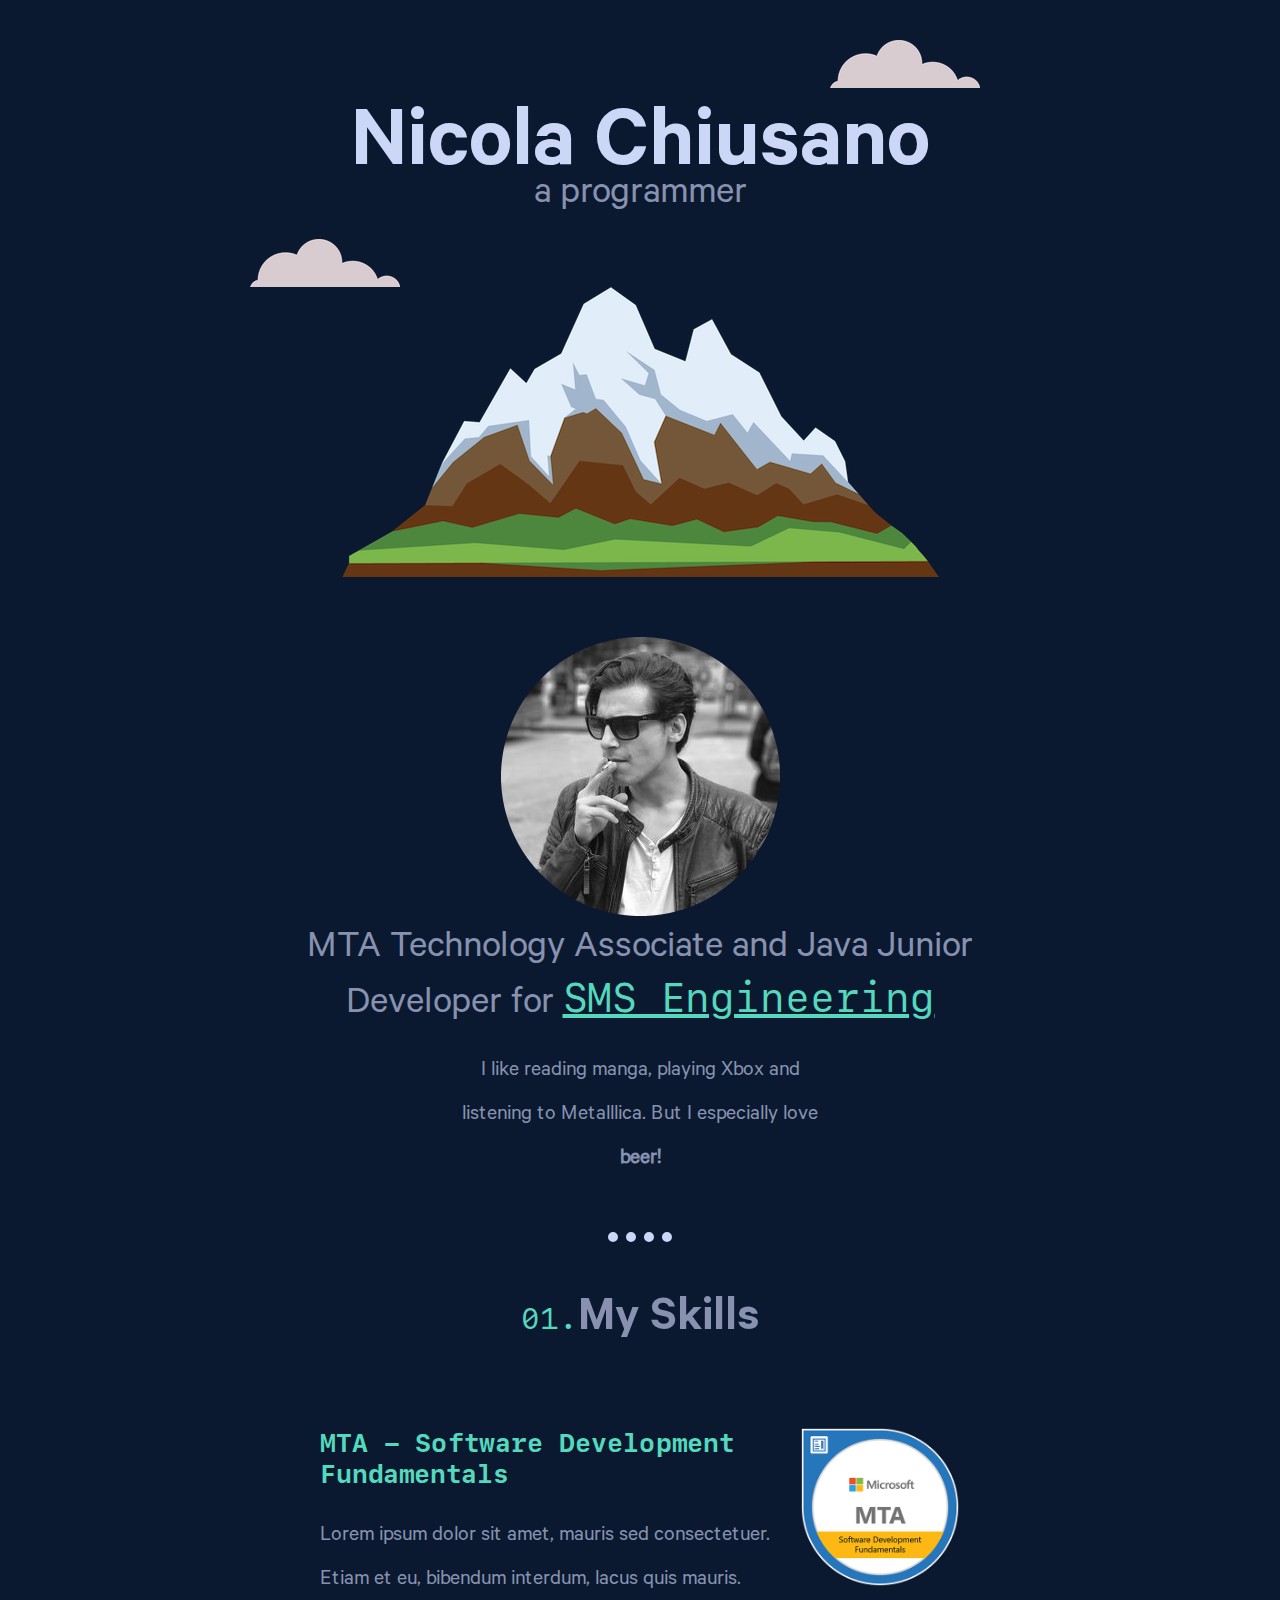
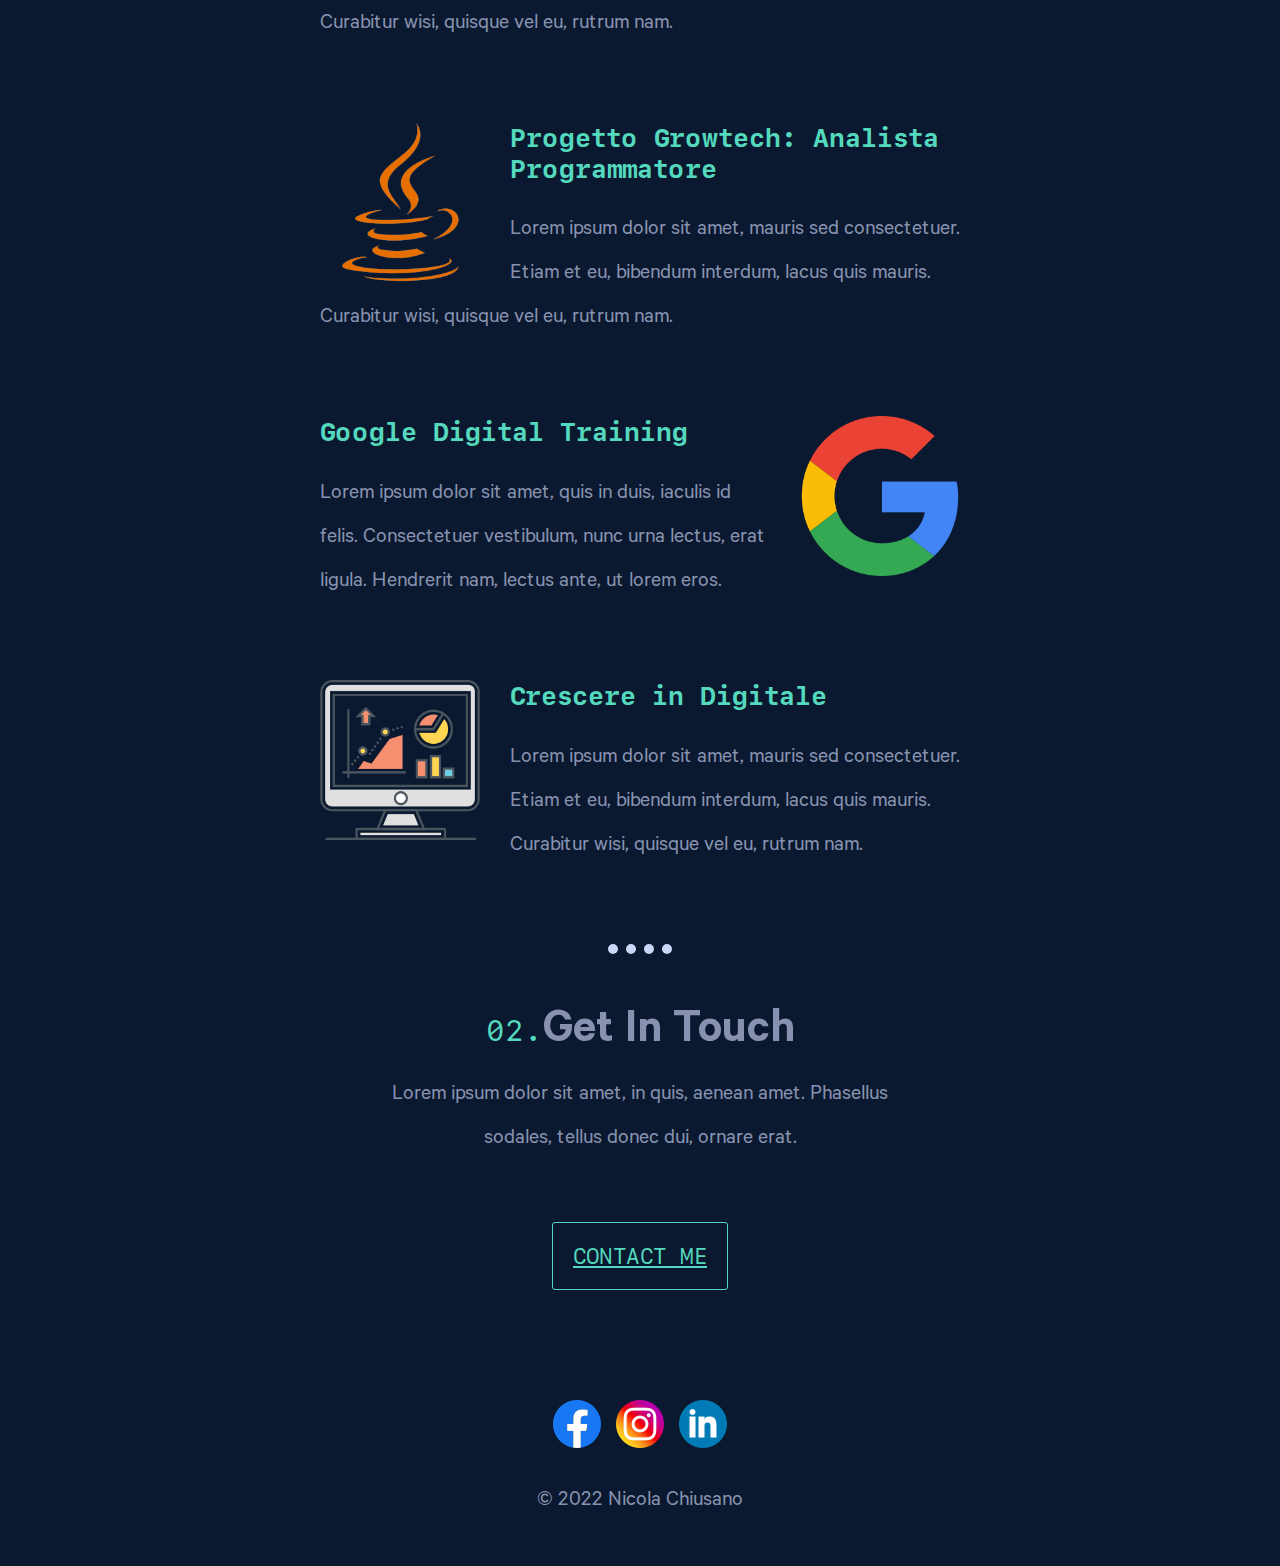
<file: index.html>
<!DOCTYPE html>
<html lang="en">
  <head>
    <meta charset="UTF-8" />
    <meta http-equiv="X-UA-Compatible" content="IE=edge" />
    <meta name="viewport" content="width=device-width, initial-scale=1.0" />
    <title>Nicola Chiusano - Web Developer</title>
    <link rel="shortcut icon" href="images/favicon.ico" type="image/x-icon" />
    <link rel="stylesheet" href="css/style.css" />
    <link
      rel="stylesheet"
      href="font/Calibre.css"
      type="text/css"
      charset="utf-8"
    />
    <link
      rel="stylesheet"
      href="font/SFMono.css"
      type="text/css"
      charset="utf-8"
    />
  </head>
  <body>
    <div class="top-container">
      <img class="top-cloud" src="images/cloud.png" alt="cloud_img" />
      <h1>Nicola Chiusano</h1>
      <h2>a programmer</h2>
      <img class="bottom-cloud" src="images/cloud.png" alt="cloud_img" />
      <img src="images/mountain.png" alt="mountain_img" />
    </div>
    <div class="middle-container">
      <div class="profile">
        <img
          src="images/30168150_1828113254158588_8211509985153377765_o-modified.png"
          alt="profile-img"
        />
        <h2>
          MTA Technology Associate and Java Junior Developer for
          <a href="https://www.smsengineering.it/" target="_blank"
            >SMS Engineering</a
          >
        </h2>
        <p class="intro">
          I like reading manga, playing Xbox and listening to Metalllica. But I
          especially love <strong>beer!</strong>
        </p>
      </div>
      <hr />
      <div class="skills">
        <h2 class="title"><span class="pro">01.</span>My Skills</h2>
        <div class="skill-row">
          <a
            href="https://docs.microsoft.com/it-it/certifications/exams/98-361"
            target="_blank"
            ><img
              class="img-row-right"
              src="images/MTA-Developer-SDF-98-361.png"
              alt="MTA-Developer-SDF-98-361"
          /></a>
          <h3>
            MTA - Software Development Fundamentals
          </h3>
          <p>
            Lorem ipsum dolor sit amet, mauris sed consectetuer. Etiam et eu,
            bibendum interdum, lacus quis mauris. Curabitur wisi, quisque vel
            eu, rutrum nam.
          </p>
        </div>
        <div class="skill-row">
          <a
            href="https://www.timevision.it/corso-web-developer/"
            target="_blank"
            ><img
              class="img-row-left"
              src="images/100212_java_icon.png"
              alt="Growtech"
          /></a>
          <h3>Progetto Growtech: Analista Programmatore</h3>
          <p>
            Lorem ipsum dolor sit amet, mauris sed consectetuer. Etiam et eu,
            bibendum interdum, lacus quis mauris. Curabitur wisi, quisque vel
            eu, rutrum nam.
          </p>
        </div>
        <div class="skill-row">
          <a
            href="https://learndigital.withgoogle.com/digitaltraining/course/digital-marketing"
            target="_blank"
          >
            <img
              class="img-row-right"
              src="images/1298745_google_brand_branding_logo_network_icon.png"
              alt="Google digitaltraining"
            />
          </a>
          <h3>Google Digital Training</h3>
          <p>
            Lorem ipsum dolor sit amet, quis in duis, iaculis id felis.
            Consectetuer vestibulum, nunc urna lectus, erat ligula. Hendrerit
            nam, lectus ante, ut lorem eros.
          </p>
        </div>
        <div class="skill-row">
          <a href="http://www.crescereindigitale.it/" target="_blank"
            ><img
              class="img-row-left"
              src="images/7146538_web_seo_seo icons_flat business icon_flat marketing icon_icon.png"
              alt="crescereindigitale"
          /></a>
          <h3>Crescere in Digitale</h3>
          <p>
            Lorem ipsum dolor sit amet, mauris sed consectetuer. Etiam et eu,
            bibendum interdum, lacus quis mauris. Curabitur wisi, quisque vel
            eu, rutrum nam.
          </p>
        </div>
      </div>
      <hr />
      <div class="contact-me">
        <h2 class="title"><span class="pro">02.</span>Get In Touch</h2>
        <p class="contact-message">
          Lorem ipsum dolor sit amet, in quis, aenean amet. Phasellus sodales,
          tellus donec dui, ornare erat.
        </p>
        <a class="btn" href="mailto:nicolaschiusano94@gmail.com" target="_blank">CONTACT ME</a>
      </div>
    </div>
    <div class="bottom-container">
      <a href="http://m.me/nicolas.chiusano1" target="_blank"
        ><img
          class="img-bottom-container"
          src="images/5296499_fb_facebook_facebook logo_icon.png"
          alt="Facebook"
      /></a>
      <a href="https://www.instagram.com/nicolasc2102/" target="_blank"
        ><img
          class="img-bottom-container"
          src="images/3225191_app_instagram_logo_media_popular_icon.png"
          alt="instagram"
      /></a>
      <a href="https://it.linkedin.com/" target="_blank"
        ><img
          class="img-bottom-container"
          src="images/317750_linkedin_icon.png"
          alt="linkedin-profile"
      /></a>
      <p>© 2022 Nicola Chiusano</p>
    </div>
  </body>
</html>
</file>
<file: css/style.css>
body {
  background-color: #0a192f;
  color: #8892b0;
  font-family: "Calibre-Regular";
  font-size: 22px;
  text-align: center;
  margin: 0;
}

h1 {
  font-size: 90px;
  font-family: "Calibre-SemiBold";
  color: #ccd6f6;
  line-height: 2px;
  margin: 50px auto 20px auto;
}

h2 {
  color: #8892b0;
  font-family: "Calibre-Regular";
  font-size: 40px;
  font-weight: normal;
  width: 60%;
  margin: auto;
}

h3 {
  font-family: "SFMono";
  color: #55d9be;
}

a {
  font-family: "SFMono";
  color: #55d9be;
}

p {
  line-height: 2;
}
.top-container {
  color: #406882;
  position: relative;
  padding-top: 100px;
}

.middle-container {
  margin: 50px auto;
}

.bottom-container {
  padding: 50px 0 20px;
}

.pro {
  font-family: "SFMono";
  color: #55d9be;
  font-size: 30px;
}

.top-cloud {
  position: absolute;
  right: 300px;
  top: 40px;
}

.bottom-cloud {
  position: absolute;
  left: 250px;
  bottom: 300px;
}

.skill-row {
  margin: 75px auto;
  width: 50%;
  text-align: left;
}

.img-row-right {
  width: 25%;
  float: right;
  margin-left: 30px;
}

.img-row-left {
  width: 25%;
  float: left;
  margin-right: 30px;
}

.img-bottom-container {
  margin: 0 5px;
}

hr {
  border-style: dotted none none none;
  border-color: #ccd6f6;
  border-width: 10px;
  height: 0px;
  width: 5%;
  margin: 50px auto;
}

.btn {
  line-height: 4;
  padding: 20px;
  border-radius: 3px;
  border-color: #55d9be;
  border: 1px solid;
}

.title {
  font-family: "Calibre-Semibold";
  font-size: 50px;
  margin: auto;
}

.intro {
  width: 30%;
  margin: 20px auto;
}

.contact-message {
  width: 40%;
  margin: 10px auto 50px auto;
}
</file>
<file: font/Calibre.css>
@font-face {
  font-family: "Calibre-Black";
  src: url("Calibre-Black.woff2") format("woff2"),
    url("Calibre-Black.woff") format("woff");
  font-weight: 900;
  font-style: normal;
  font-display: swap;
}

@font-face {
  font-family: "Calibre-Bold";
  src: url("Calibre-Bold.woff2") format("woff2"),
    url("Calibre-Bold.woff") format("woff");
  font-weight: bold;
  font-style: normal;
  font-display: swap;
}

@font-face {
  font-family: "Calibre-BlackItalic";
  src: url("Calibre-BlackItalic.woff2") format("woff2"),
    url("Calibre-BlackItalic.woff") format("woff");
  font-weight: 900;
  font-style: italic;
  font-display: swap;
}

@font-face {
  font-family: "Calibre-Regular";
  src: url("Calibre-Regular.woff2") format("woff2"),
    url("Calibre-Regular.woff") format("woff");
  font-weight: normal;
  font-style: normal;
  font-display: swap;
}

@font-face {
  font-family: "Calibre-BoldItalic";
  src: url("Calibre-BoldItalic.woff2") format("woff2"),
    url("Calibre-BoldItalic.woff") format("woff");
  font-weight: bold;
  font-style: italic;
  font-display: swap;
}

@font-face {
  font-family: "Calibre-MediumItalic";
  src: url("Calibre-MediumItalic.woff2") format("woff2"),
    url("Calibre-MediumItalic.woff") format("woff");
  font-weight: 500;
  font-style: italic;
  font-display: swap;
}

@font-face {
  font-family: "Calibre-SemiboldItalic";
  src: url("Calibre-SemiboldItalic.woff2") format("woff2"),
    url("Calibre-SemiboldItalic.woff") format("woff");
  font-weight: 600;
  font-style: italic;
  font-display: swap;
}

@font-face {
  font-family: "Calibre-LightItalic";
  src: url("Calibre-LightItalic.woff2") format("woff2"),
    url("Calibre-LightItalic.woff") format("woff");
  font-weight: 300;
  font-style: italic;
  font-display: swap;
}

@font-face {
  font-family: "Calibre-Medium";
  src: url("Calibre-Medium.woff2") format("woff2"),
    url("Calibre-Medium.woff") format("woff");
  font-weight: 500;
  font-style: normal;
  font-display: swap;
}

@font-face {
  font-family: "Calibre-Light";
  src: url("Calibre-Light.woff2") format("woff2"),
    url("Calibre-Light.woff") format("woff");
  font-weight: 300;
  font-style: normal;
  font-display: swap;
}

@font-face {
  font-family: "Calibre-ThinItalic";
  src: url("Calibre-ThinItalic.woff2") format("woff2"),
    url("Calibre-ThinItalic.woff") format("woff");
  font-weight: 100;
  font-style: italic;
  font-display: swap;
}

@font-face {
  font-family: "Calibre-Semibold";
  src: url("Calibre-Semibold.woff2") format("woff2"),
    url("Calibre-Semibold.woff") format("woff");
  font-weight: 600;
  font-style: normal;
  font-display: swap;
}

@font-face {
  font-family: "Calibre-RegularItalic";
  src: url("Calibre-RegularItalic.woff2") format("woff2"),
    url("Calibre-RegularItalic.woff") format("woff");
  font-weight: normal;
  font-style: italic;
  font-display: swap;
}

@font-face {
  font-family: "Calibre-Thin";
  src: url("Calibre-Thin.woff2") format("woff2"),
    url("Calibre-Thin.woff") format("woff");
  font-weight: 100;
  font-style: normal;
  font-display: swap;
}
</file>
<file: font/SFMono.css>
@font-face {
    font-family: 'SFMono';
    src: url('SFMono-HeavyItalic.woff2') format('woff2'),
        url('SFMono-HeavyItalic.woff') format('woff');
    font-weight: 900;
    font-style: italic;
    font-display: swap;
}

@font-face {
    font-family: 'SFMono';
    src: url('SFMono-Semibold.woff2') format('woff2'),
        url('SFMono-Semibold.woff') format('woff');
    font-weight: 600;
    font-style: normal;
    font-display: swap;
}

@font-face {
    font-family: 'SFMono';
    src: url('SFMono-LightItalic.woff2') format('woff2'),
        url('SFMono-LightItalic.woff') format('woff');
    font-weight: 300;
    font-style: italic;
    font-display: swap;
}

@font-face {
    font-family: 'SFMono';
    src: url('SFMono-Regular.woff2') format('woff2'),
        url('SFMono-Regular.woff') format('woff');
    font-weight: normal;
    font-style: normal;
    font-display: swap;
}

@font-face {
    font-family: 'SFMono';
    src: url('SFMono-Heavy.woff2') format('woff2'),
        url('SFMono-Heavy.woff') format('woff');
    font-weight: 900;
    font-style: normal;
    font-display: swap;
}

@font-face {
    font-family: 'SFMono';
    src: url('SFMono-SemiboldItalic.woff2') format('woff2'),
        url('SFMono-SemiboldItalic.woff') format('woff');
    font-weight: 600;
    font-style: italic;
    font-display: swap;
}

@font-face {
    font-family: 'SFMono';
    src: url('SFMono-Light.woff2') format('woff2'),
        url('SFMono-Light.woff') format('woff');
    font-weight: 300;
    font-style: normal;
    font-display: swap;
}

@font-face {
    font-family: 'SFMono';
    src: url('SFMono-RegularItalic.woff2') format('woff2'),
        url('SFMono-RegularItalic.woff') format('woff');
    font-weight: normal;
    font-style: italic;
    font-display: swap;
}

@font-face {
    font-family: 'SFMono';
    src: url('SFMono-Bold.woff2') format('woff2'),
        url('SFMono-Bold.woff') format('woff');
    font-weight: bold;
    font-style: normal;
    font-display: swap;
}

@font-face {
    font-family: 'SFMono';
    src: url('SFMono-BoldItalic.woff2') format('woff2'),
        url('SFMono-BoldItalic.woff') format('woff');
    font-weight: bold;
    font-style: italic;
    font-display: swap;
}

@font-face {
    font-family: 'SFMono';
    src: url('SFMono-MediumItalic.woff2') format('woff2'),
        url('SFMono-MediumItalic.woff') format('woff');
    font-weight: 500;
    font-style: italic;
    font-display: swap;
}

@font-face {
    font-family: 'SFMono';
    src: url('SFMono-Medium.woff2') format('woff2'),
        url('SFMono-Medium.woff') format('woff');
    font-weight: 500;
    font-style: normal;
    font-display: swap;
}
</file>
